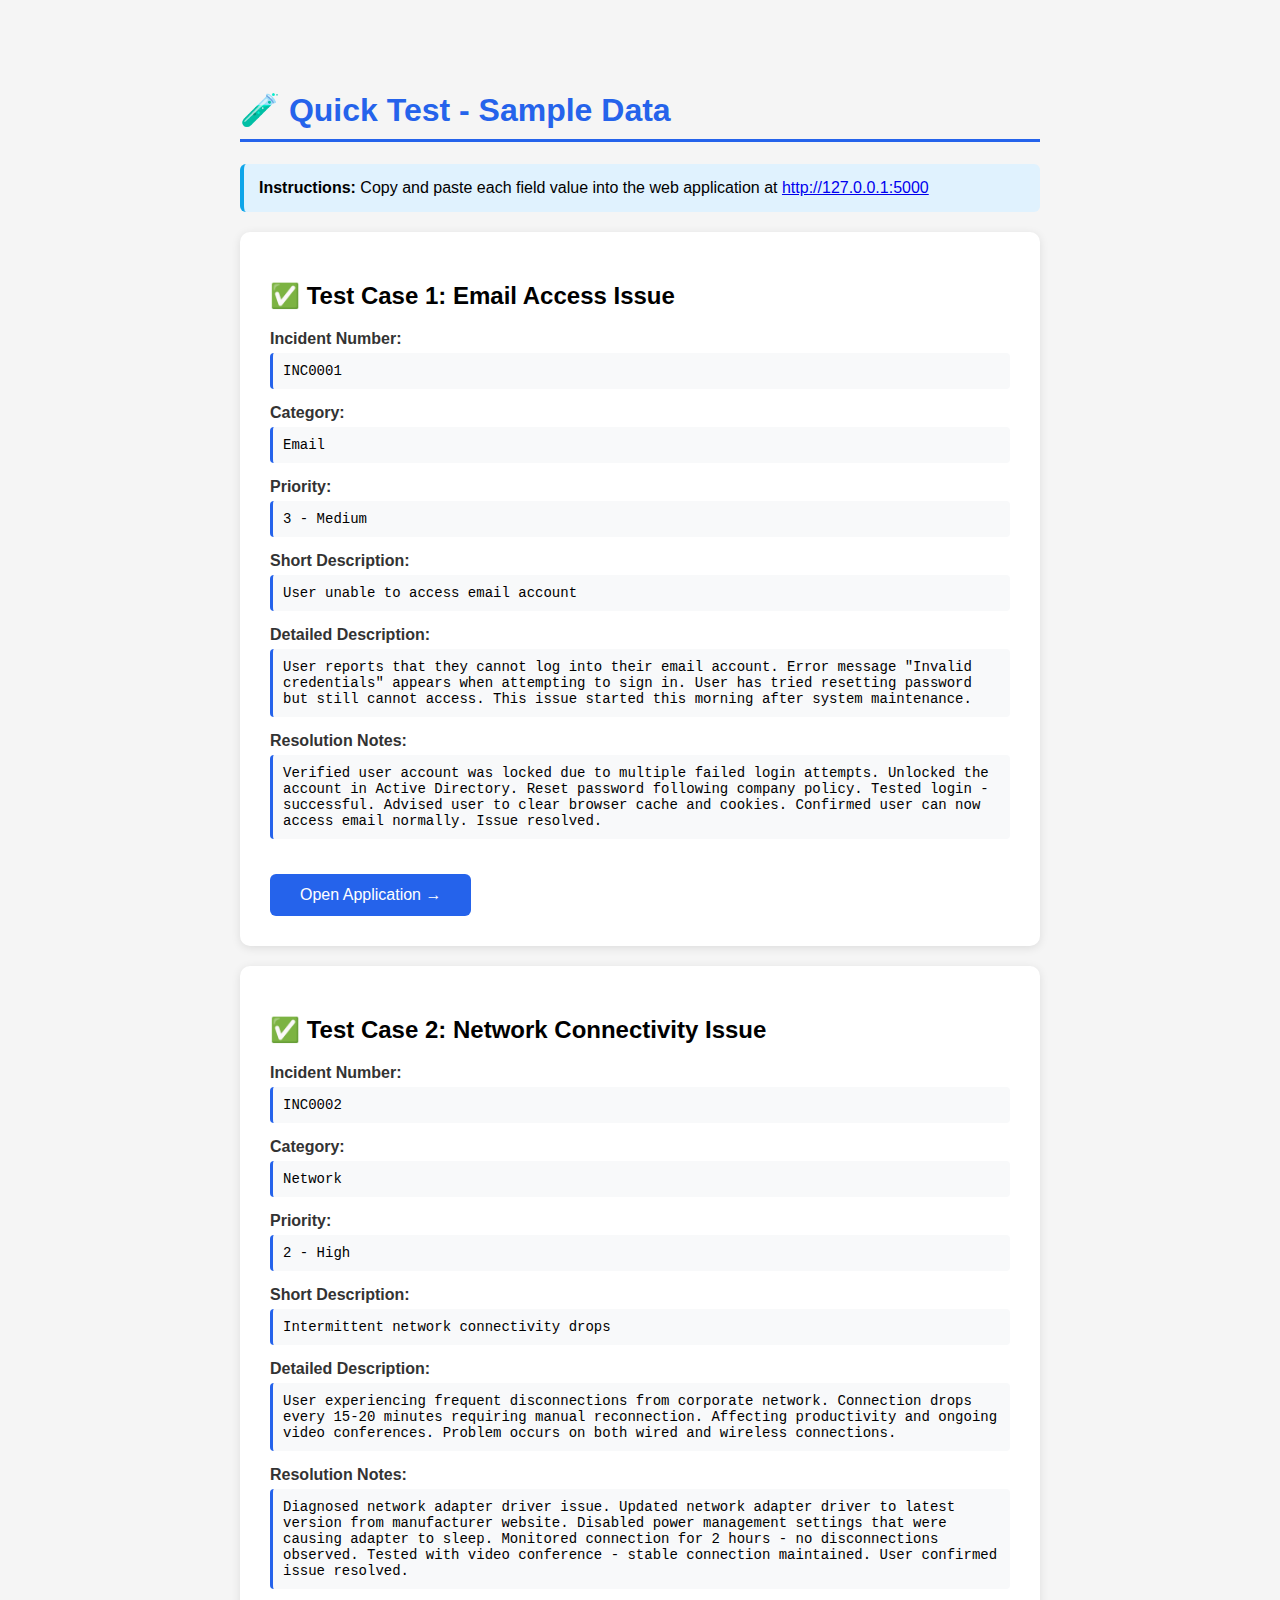
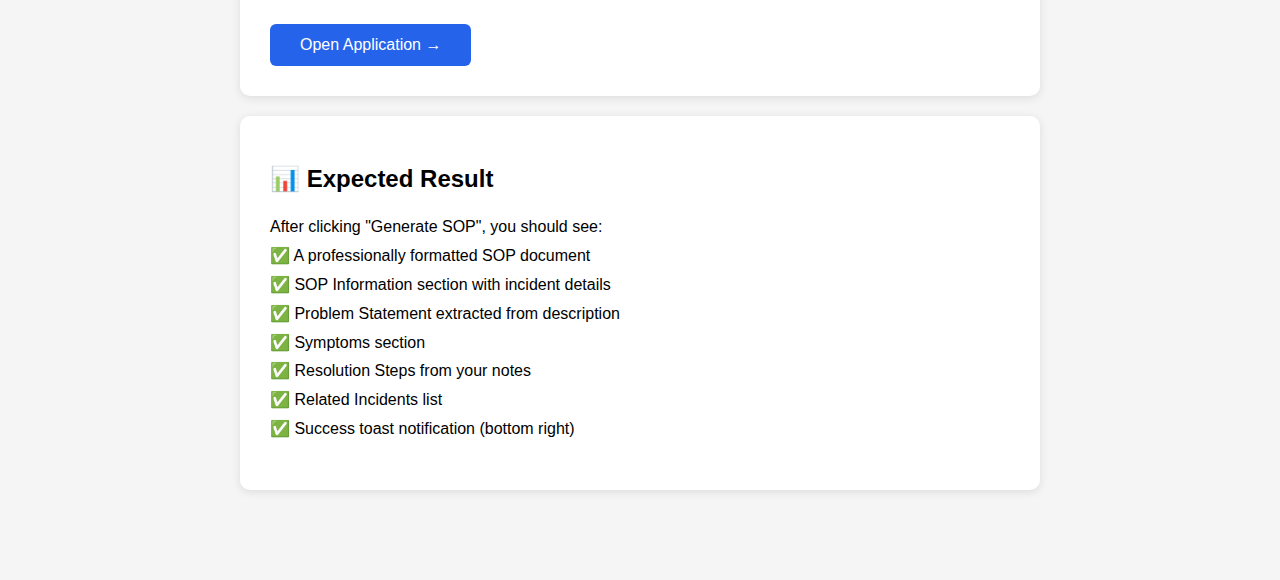
<file: QUICK_TEST.html>
<!DOCTYPE html>
<html lang="en">
<head>
    <meta charset="UTF-8">
    <meta name="viewport" content="width=device-width, initial-scale=1.0">
    <title>Quick Test - SOP Generator</title>
    <style>
        body {
            font-family: Arial, sans-serif;
            max-width: 800px;
            margin: 50px auto;
            padding: 20px;
            background: #f5f5f5;
        }
        .test-card {
            background: white;
            padding: 30px;
            border-radius: 10px;
            box-shadow: 0 2px 10px rgba(0,0,0,0.1);
            margin-bottom: 20px;
        }
        h1 {
            color: #2563eb;
            border-bottom: 3px solid #2563eb;
            padding-bottom: 10px;
        }
        .field {
            margin: 15px 0;
        }
        .field-label {
            font-weight: bold;
            color: #333;
            display: block;
            margin-bottom: 5px;
        }
        .field-value {
            background: #f8f9fa;
            padding: 10px;
            border-left: 3px solid #2563eb;
            border-radius: 4px;
            font-family: 'Courier New', monospace;
            font-size: 14px;
            white-space: pre-wrap;
        }
        .button {
            background: #2563eb;
            color: white;
            padding: 12px 30px;
            border: none;
            border-radius: 6px;
            cursor: pointer;
            font-size: 16px;
            margin-top: 20px;
        }
        .button:hover {
            background: #1e40af;
        }
        .info {
            background: #e0f2fe;
            padding: 15px;
            border-radius: 6px;
            margin: 20px 0;
            border-left: 4px solid #0ea5e9;
        }
    </style>
</head>
<body>
    <h1>🧪 Quick Test - Sample Data</h1>
    
    <div class="info">
        <strong>Instructions:</strong> Copy and paste each field value into the web application at <a href="http://127.0.0.1:5000" target="_blank">http://127.0.0.1:5000</a>
    </div>

    <div class="test-card">
        <h2>✅ Test Case 1: Email Access Issue</h2>
        
        <div class="field">
            <span class="field-label">Incident Number:</span>
            <div class="field-value">INC0001</div>
        </div>

        <div class="field">
            <span class="field-label">Category:</span>
            <div class="field-value">Email</div>
        </div>

        <div class="field">
            <span class="field-label">Priority:</span>
            <div class="field-value">3 - Medium</div>
        </div>

        <div class="field">
            <span class="field-label">Short Description:</span>
            <div class="field-value">User unable to access email account</div>
        </div>

        <div class="field">
            <span class="field-label">Detailed Description:</span>
            <div class="field-value">User reports that they cannot log into their email account. Error message "Invalid credentials" appears when attempting to sign in. User has tried resetting password but still cannot access. This issue started this morning after system maintenance.</div>
        </div>

        <div class="field">
            <span class="field-label">Resolution Notes:</span>
            <div class="field-value">Verified user account was locked due to multiple failed login attempts. Unlocked the account in Active Directory. Reset password following company policy. Tested login - successful. Advised user to clear browser cache and cookies. Confirmed user can now access email normally. Issue resolved.</div>
        </div>

        <button class="button" onclick="window.open('http://127.0.0.1:5000', '_blank')">Open Application →</button>
    </div>

    <div class="test-card">
        <h2>✅ Test Case 2: Network Connectivity Issue</h2>
        
        <div class="field">
            <span class="field-label">Incident Number:</span>
            <div class="field-value">INC0002</div>
        </div>

        <div class="field">
            <span class="field-label">Category:</span>
            <div class="field-value">Network</div>
        </div>

        <div class="field">
            <span class="field-label">Priority:</span>
            <div class="field-value">2 - High</div>
        </div>

        <div class="field">
            <span class="field-label">Short Description:</span>
            <div class="field-value">Intermittent network connectivity drops</div>
        </div>

        <div class="field">
            <span class="field-label">Detailed Description:</span>
            <div class="field-value">User experiencing frequent disconnections from corporate network. Connection drops every 15-20 minutes requiring manual reconnection. Affecting productivity and ongoing video conferences. Problem occurs on both wired and wireless connections.</div>
        </div>

        <div class="field">
            <span class="field-label">Resolution Notes:</span>
            <div class="field-value">Diagnosed network adapter driver issue. Updated network adapter driver to latest version from manufacturer website. Disabled power management settings that were causing adapter to sleep. Monitored connection for 2 hours - no disconnections observed. Tested with video conference - stable connection maintained. User confirmed issue resolved.</div>
        </div>

        <button class="button" onclick="window.open('http://127.0.0.1:5000', '_blank')">Open Application →</button>
    </div>

    <div class="test-card">
        <h2>📊 Expected Result</h2>
        <p style="line-height: 1.8;">
            After clicking "Generate SOP", you should see:<br>
            ✅ A professionally formatted SOP document<br>
            ✅ SOP Information section with incident details<br>
            ✅ Problem Statement extracted from description<br>
            ✅ Symptoms section<br>
            ✅ Resolution Steps from your notes<br>
            ✅ Related Incidents list<br>
            ✅ Success toast notification (bottom right)<br>
        </p>
    </div>

    <script>
        // Add copy functionality
        document.querySelectorAll('.field-value').forEach(el => {
            el.style.cursor = 'pointer';
            el.title = 'Click to copy';
            el.addEventListener('click', function() {
                navigator.clipboard.writeText(this.textContent);
                const original = this.style.background;
                this.style.background = '#d1fae5';
                setTimeout(() => {
                    this.style.background = original;
                }, 300);
            });
        });
    </script>
</body>
</html>
</file>
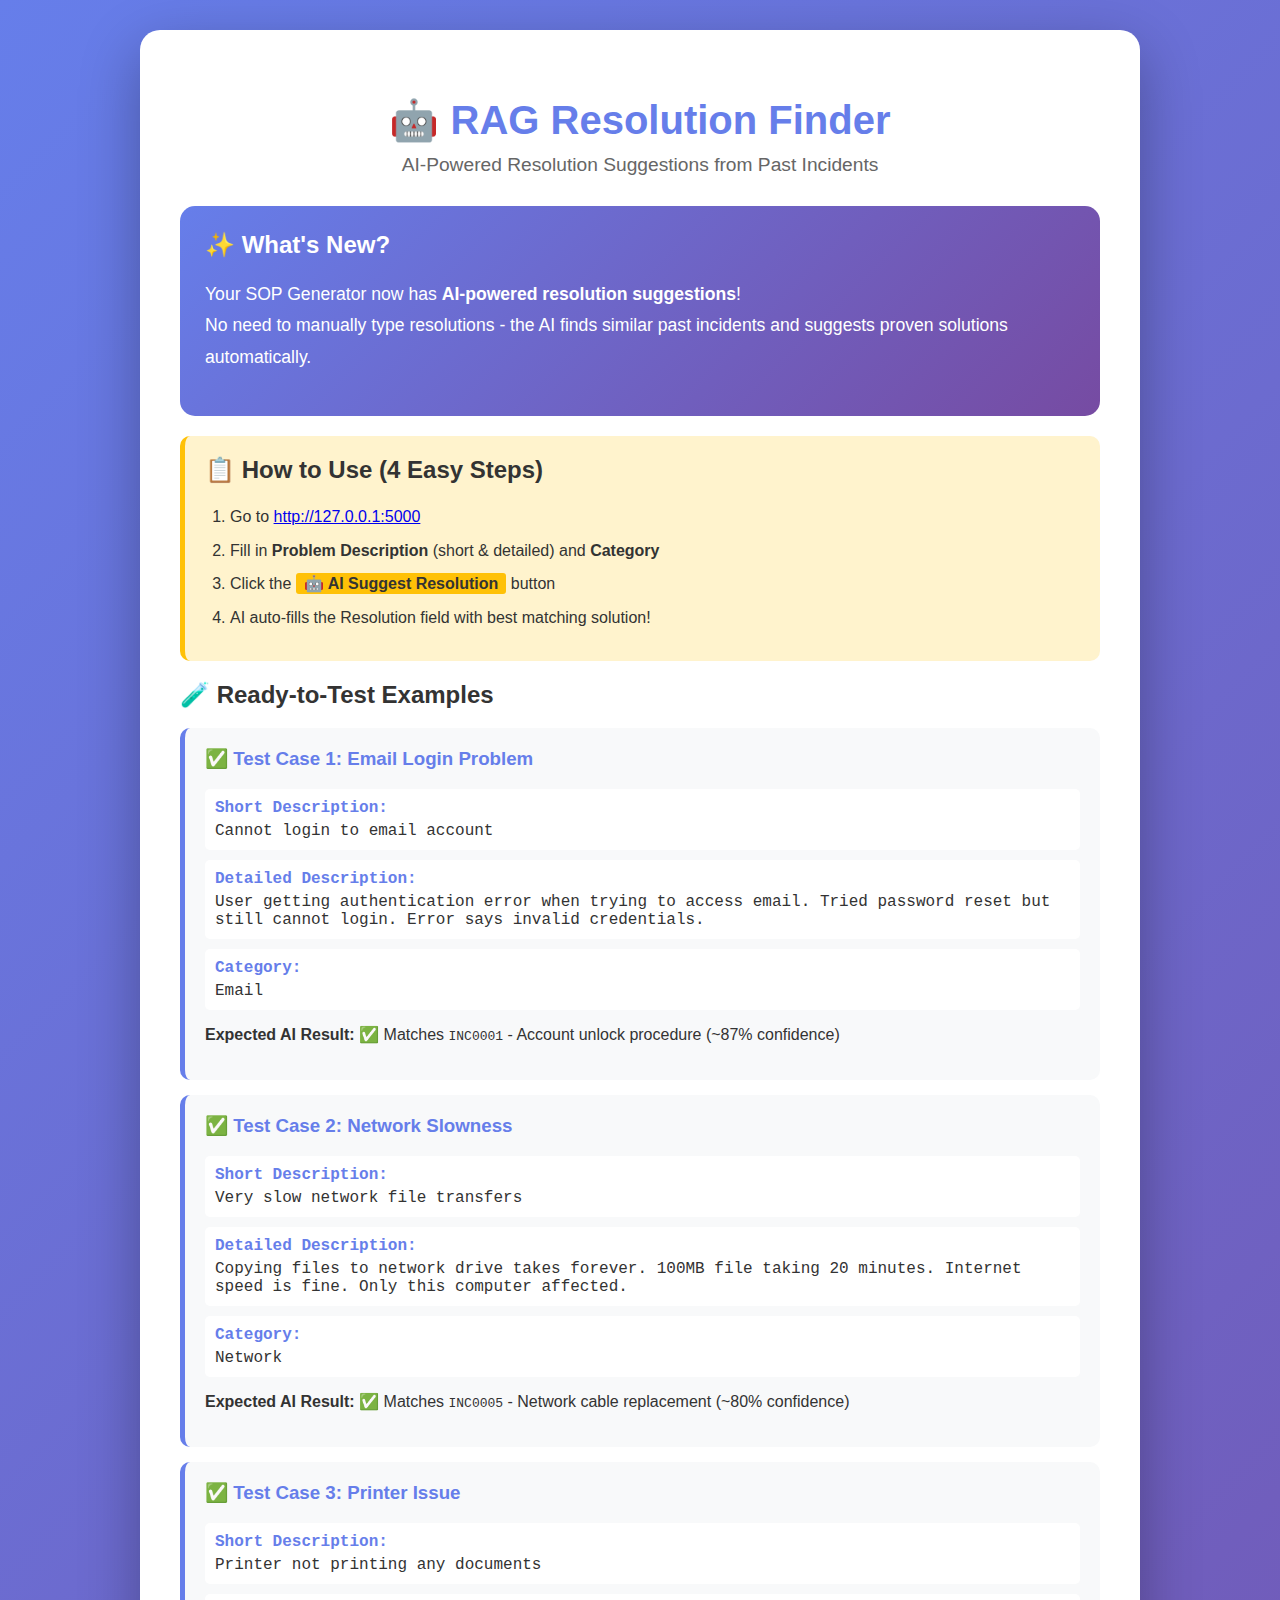
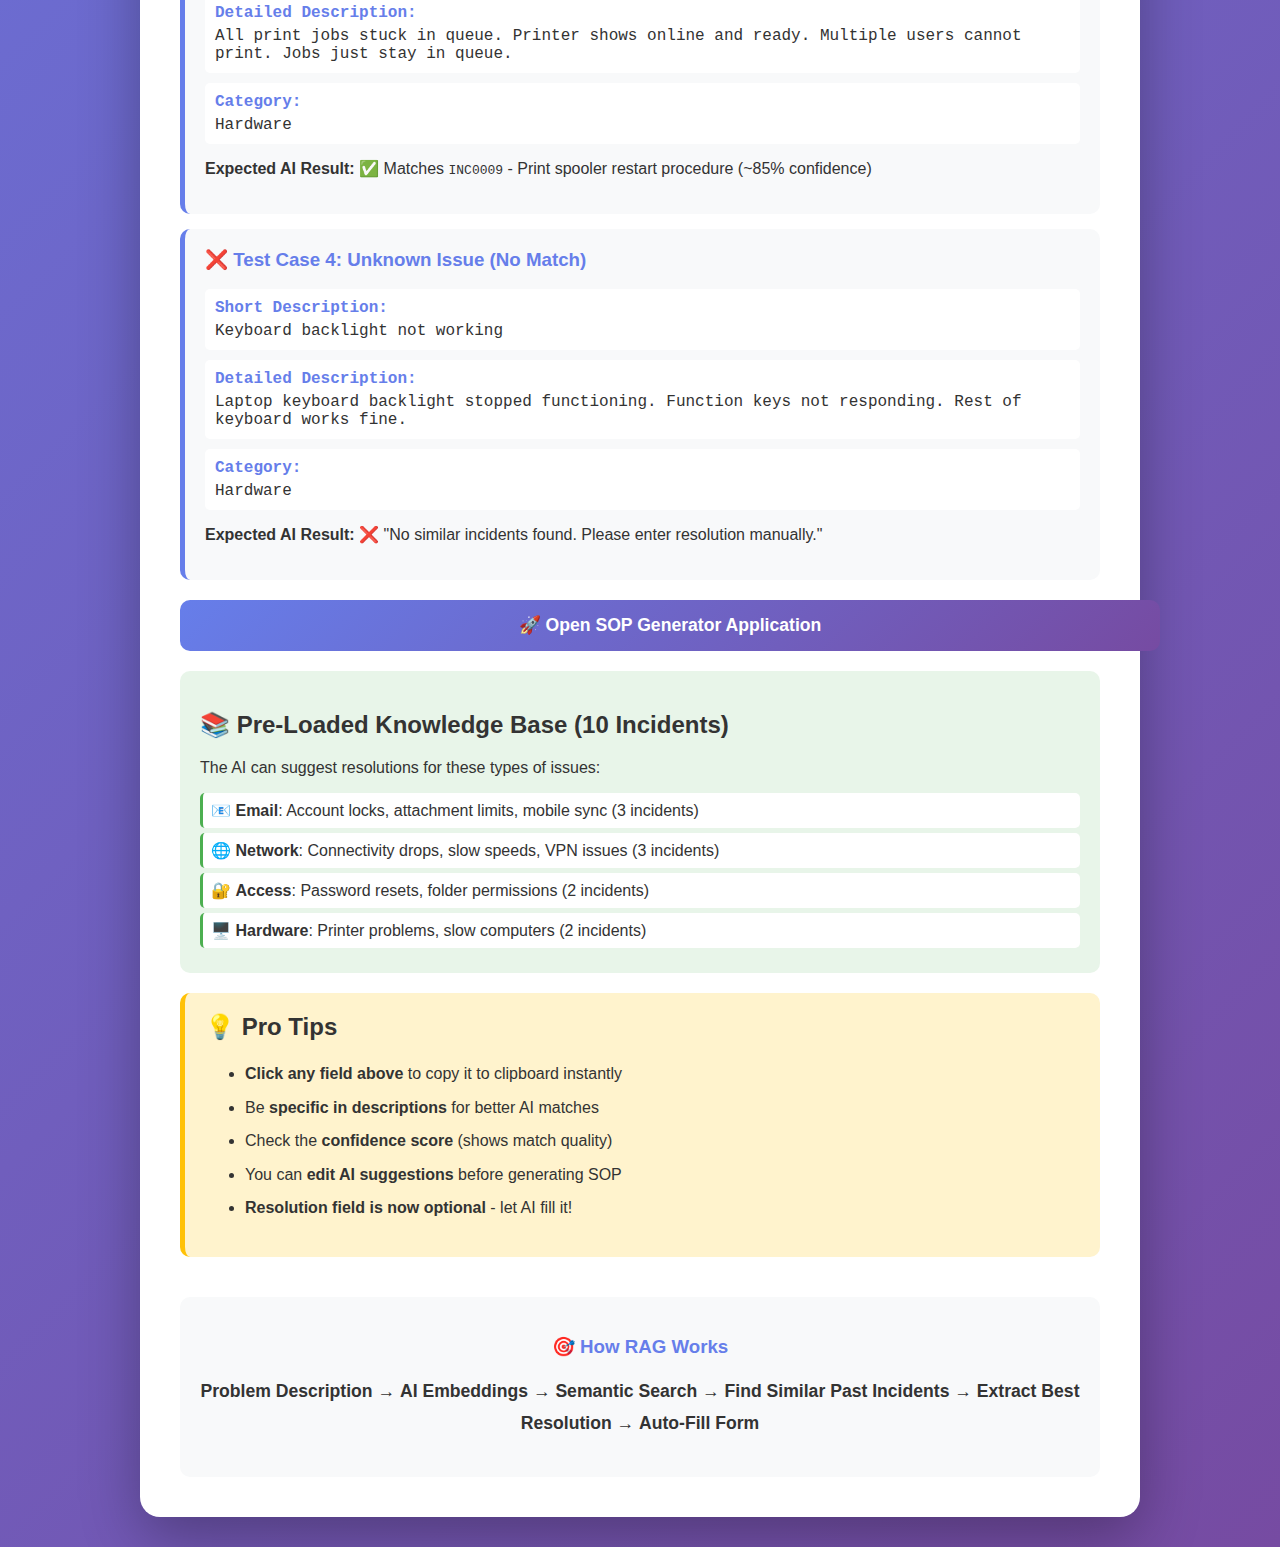
<file: RAG_DEMO.html>
<!DOCTYPE html>
<html lang="en">
<head>
    <meta charset="UTF-8">
    <meta name="viewport" content="width=device-width, initial-scale=1.0">
    <title>🤖 RAG Demo - AI Resolution Finder</title>
    <style>
        body {
            font-family: 'Segoe UI', Tahoma, Geneva, Verdana, sans-serif;
            max-width: 1000px;
            margin: 0 auto;
            padding: 30px;
            background: linear-gradient(135deg, #667eea 0%, #764ba2 100%);
            color: #333;
        }
        .container {
            background: white;
            border-radius: 20px;
            padding: 40px;
            box-shadow: 0 20px 60px rgba(0,0,0,0.3);
        }
        h1 {
            color: #667eea;
            text-align: center;
            font-size: 2.5rem;
            margin-bottom: 10px;
        }
        .subtitle {
            text-align: center;
            color: #666;
            font-size: 1.2rem;
            margin-bottom: 30px;
        }
        .feature-box {
            background: linear-gradient(135deg, #667eea 0%, #764ba2 100%);
            color: white;
            padding: 25px;
            border-radius: 15px;
            margin: 20px 0;
        }
        .test-case {
            background: #f8f9fa;
            padding: 20px;
            border-radius: 10px;
            margin: 15px 0;
            border-left: 5px solid #667eea;
        }
        .test-case h3 {
            color: #667eea;
            margin-top: 0;
        }
        .field {
            margin: 10px 0;
            padding: 10px;
            background: white;
            border-radius: 5px;
            font-family: 'Courier New', monospace;
            cursor: pointer;
            transition: all 0.2s;
        }
        .field:hover {
            background: #e3f2fd;
            transform: translateX(5px);
        }
        .field-label {
            font-weight: bold;
            color: #667eea;
            display: block;
            margin-bottom: 5px;
        }
        .btn {
            background: linear-gradient(135deg, #667eea 0%, #764ba2 100%);
            color: white;
            padding: 15px 30px;
            border: none;
            border-radius: 10px;
            font-size: 1.1rem;
            cursor: pointer;
            display: block;
            width: 100%;
            margin: 20px 0;
            text-decoration: none;
            text-align: center;
            font-weight: bold;
            transition: transform 0.2s;
        }
        .btn:hover {
            transform: translateY(-2px);
            box-shadow: 0 10px 20px rgba(102, 126, 234, 0.4);
        }
        .steps {
            background: #fff3cd;
            padding: 20px;
            border-radius: 10px;
            margin: 20px 0;
            border-left: 5px solid #ffc107;
        }
        .steps ol {
            margin: 10px 0;
            padding-left: 25px;
        }
        .steps li {
            margin: 8px 0;
            line-height: 1.6;
        }
        .highlight {
            background: #ffc107;
            padding: 2px 8px;
            border-radius: 3px;
            font-weight: bold;
        }
        .kb-list {
            background: #e8f5e9;
            padding: 20px;
            border-radius: 10px;
            margin: 20px 0;
        }
        .kb-item {
            padding: 8px;
            margin: 5px 0;
            background: white;
            border-radius: 5px;
            border-left: 3px solid #4caf50;
        }
    </style>
</head>
<body>
    <div class="container">
        <h1>🤖 RAG Resolution Finder</h1>
        <div class="subtitle">AI-Powered Resolution Suggestions from Past Incidents</div>

        <div class="feature-box">
            <h2 style="margin-top: 0;">✨ What's New?</h2>
            <p style="font-size: 1.1rem; line-height: 1.8;">
                Your SOP Generator now has <strong>AI-powered resolution suggestions</strong>!<br>
                No need to manually type resolutions - the AI finds similar past incidents and suggests proven solutions automatically.
            </p>
        </div>

        <div class="steps">
            <h2 style="margin-top: 0;">📋 How to Use (4 Easy Steps)</h2>
            <ol>
                <li>Go to <a href="http://127.0.0.1:5000" target="_blank">http://127.0.0.1:5000</a></li>
                <li>Fill in <strong>Problem Description</strong> (short & detailed) and <strong>Category</strong></li>
                <li>Click the <span class="highlight">🤖 AI Suggest Resolution</span> button</li>
                <li>AI auto-fills the Resolution field with best matching solution!</li>
            </ol>
        </div>

        <h2>🧪 Ready-to-Test Examples</h2>

        <div class="test-case">
            <h3>✅ Test Case 1: Email Login Problem</h3>
            <div class="field" onclick="copyText(this)">
                <span class="field-label">Short Description:</span>
                Cannot login to email account
            </div>
            <div class="field" onclick="copyText(this)">
                <span class="field-label">Detailed Description:</span>
                User getting authentication error when trying to access email. Tried password reset but still cannot login. Error says invalid credentials.
            </div>
            <div class="field" onclick="copyText(this)">
                <span class="field-label">Category:</span>
                Email
            </div>
            <p style="margin-top: 15px;"><strong>Expected AI Result:</strong> ✅ Matches <code>INC0001</code> - Account unlock procedure (~87% confidence)</p>
        </div>

        <div class="test-case">
            <h3>✅ Test Case 2: Network Slowness</h3>
            <div class="field" onclick="copyText(this)">
                <span class="field-label">Short Description:</span>
                Very slow network file transfers
            </div>
            <div class="field" onclick="copyText(this)">
                <span class="field-label">Detailed Description:</span>
                Copying files to network drive takes forever. 100MB file taking 20 minutes. Internet speed is fine. Only this computer affected.
            </div>
            <div class="field" onclick="copyText(this)">
                <span class="field-label">Category:</span>
                Network
            </div>
            <p style="margin-top: 15px;"><strong>Expected AI Result:</strong> ✅ Matches <code>INC0005</code> - Network cable replacement (~80% confidence)</p>
        </div>

        <div class="test-case">
            <h3>✅ Test Case 3: Printer Issue</h3>
            <div class="field" onclick="copyText(this)">
                <span class="field-label">Short Description:</span>
                Printer not printing any documents
            </div>
            <div class="field" onclick="copyText(this)">
                <span class="field-label">Detailed Description:</span>
                All print jobs stuck in queue. Printer shows online and ready. Multiple users cannot print. Jobs just stay in queue.
            </div>
            <div class="field" onclick="copyText(this)">
                <span class="field-label">Category:</span>
                Hardware
            </div>
            <p style="margin-top: 15px;"><strong>Expected AI Result:</strong> ✅ Matches <code>INC0009</code> - Print spooler restart procedure (~85% confidence)</p>
        </div>

        <div class="test-case">
            <h3>❌ Test Case 4: Unknown Issue (No Match)</h3>
            <div class="field" onclick="copyText(this)">
                <span class="field-label">Short Description:</span>
                Keyboard backlight not working
            </div>
            <div class="field" onclick="copyText(this)">
                <span class="field-label">Detailed Description:</span>
                Laptop keyboard backlight stopped functioning. Function keys not responding. Rest of keyboard works fine.
            </div>
            <div class="field" onclick="copyText(this)">
                <span class="field-label">Category:</span>
                Hardware
            </div>
            <p style="margin-top: 15px;"><strong>Expected AI Result:</strong> ❌ "No similar incidents found. Please enter resolution manually."</p>
        </div>

        <a href="http://127.0.0.1:5000" target="_blank" class="btn">
            🚀 Open SOP Generator Application
        </a>

        <div class="kb-list">
            <h2>📚 Pre-Loaded Knowledge Base (10 Incidents)</h2>
            <p>The AI can suggest resolutions for these types of issues:</p>
            <div class="kb-item">📧 <strong>Email</strong>: Account locks, attachment limits, mobile sync (3 incidents)</div>
            <div class="kb-item">🌐 <strong>Network</strong>: Connectivity drops, slow speeds, VPN issues (3 incidents)</div>
            <div class="kb-item">🔐 <strong>Access</strong>: Password resets, folder permissions (2 incidents)</div>
            <div class="kb-item">🖥️ <strong>Hardware</strong>: Printer problems, slow computers (2 incidents)</div>
        </div>

        <div class="steps">
            <h2 style="margin-top: 0;">💡 Pro Tips</h2>
            <ul style="line-height: 1.8;">
                <li><strong>Click any field above</strong> to copy it to clipboard instantly</li>
                <li>Be <strong>specific in descriptions</strong> for better AI matches</li>
                <li>Check the <strong>confidence score</strong> (shows match quality)</li>
                <li>You can <strong>edit AI suggestions</strong> before generating SOP</li>
                <li><strong>Resolution field is now optional</strong> - let AI fill it!</li>
            </ul>
        </div>

        <div style="text-align: center; margin-top: 40px; padding: 20px; background: #f8f9fa; border-radius: 10px;">
            <h3 style="color: #667eea;">🎯 How RAG Works</h3>
            <p style="font-size: 1.1rem; line-height: 1.8;">
                <strong>Problem Description</strong> → 
                <strong>AI Embeddings</strong> → 
                <strong>Semantic Search</strong> → 
                <strong>Find Similar Past Incidents</strong> → 
                <strong>Extract Best Resolution</strong> → 
                <strong>Auto-Fill Form</strong>
            </p>
        </div>
    </div>

    <script>
        function copyText(element) {
            const text = element.textContent.split(':')[1].trim();
            navigator.clipboard.writeText(text).then(() => {
                const original = element.style.background;
                element.style.background = '#d4edda';
                element.innerHTML = element.innerHTML + ' <span style="color: #28a745;">✓ Copied!</span>';
                setTimeout(() => {
                    element.style.background = original;
                    element.innerHTML = element.innerHTML.replace(' <span style="color: #28a745;">✓ Copied!</span>', '');
                }, 1000);
            });
        }

        // Auto-show toast
        window.addEventListener('load', () => {
            if (window.location.search.includes('demo=true')) {
                alert('🎉 RAG Resolution Finder is now active!\n\nTry clicking "AI Suggest Resolution" after entering a problem description.');
            }
        });
    </script>
</body>
</html>
</file>
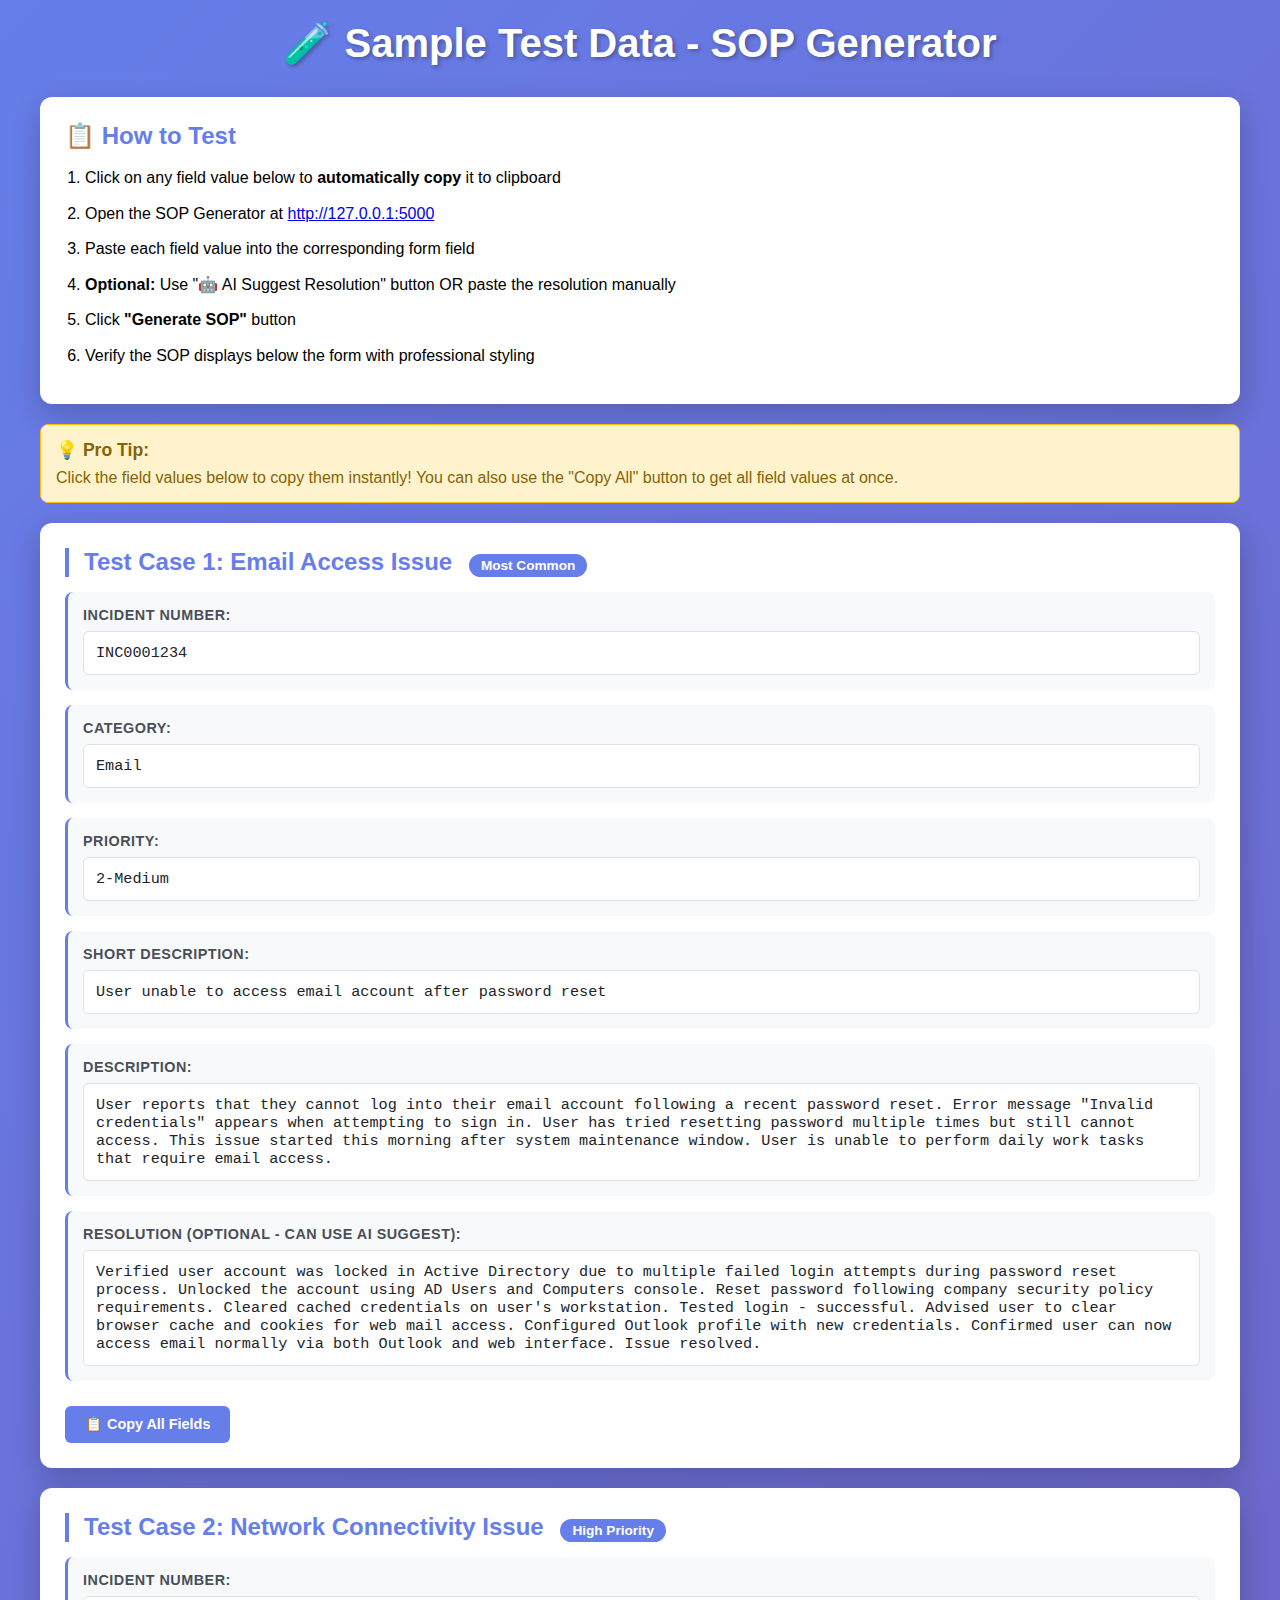
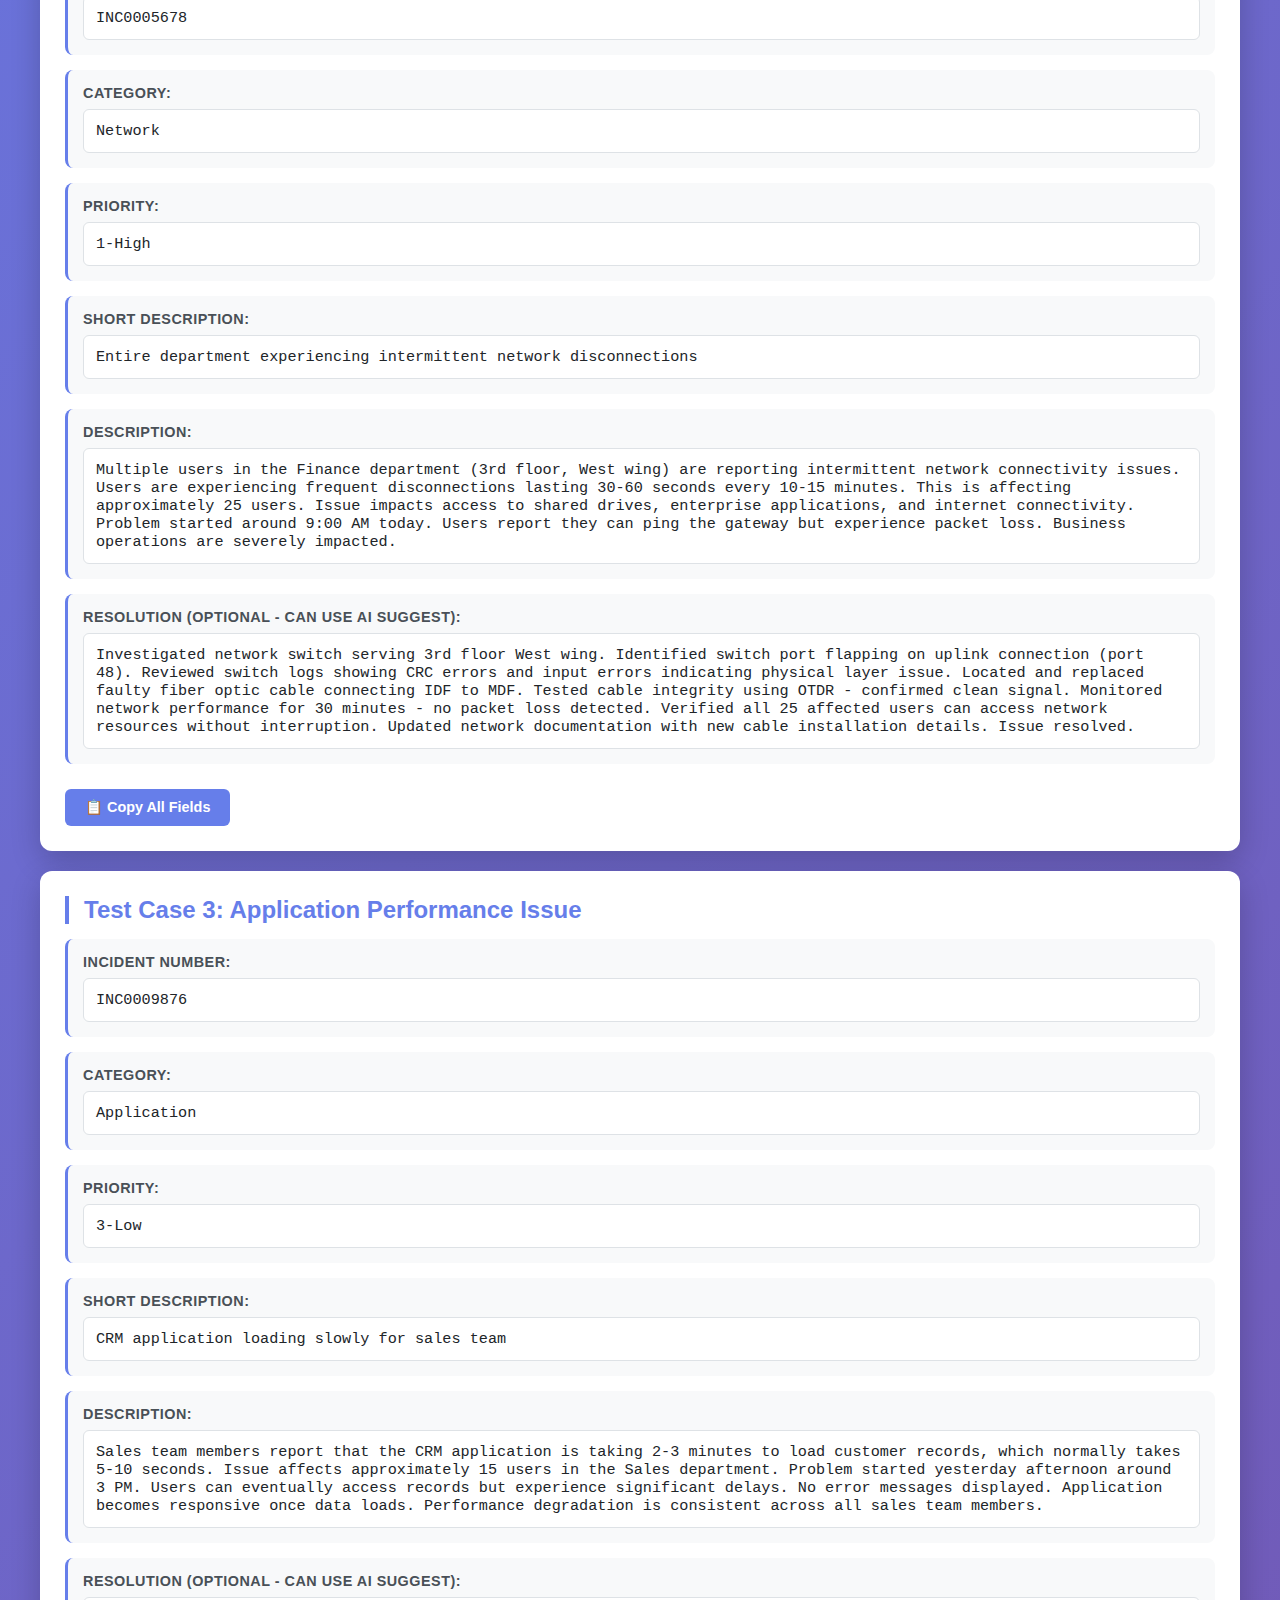
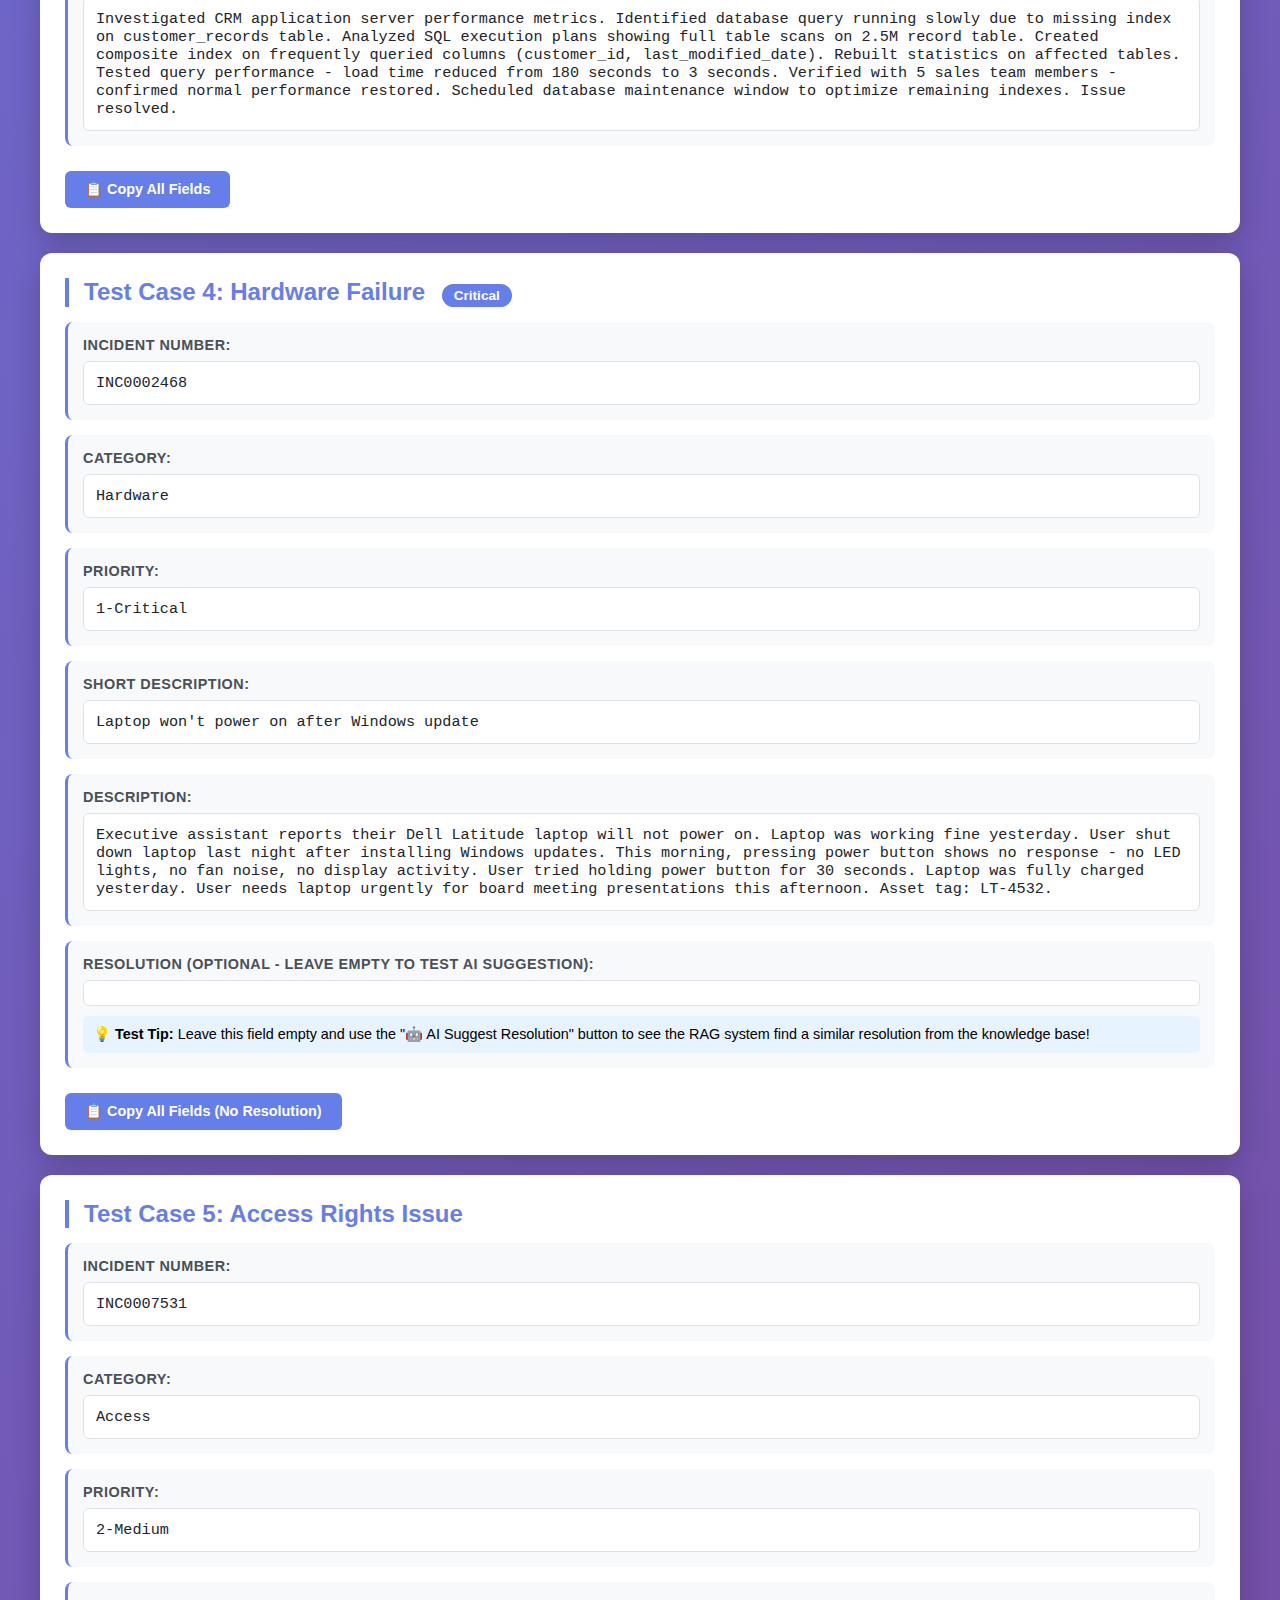
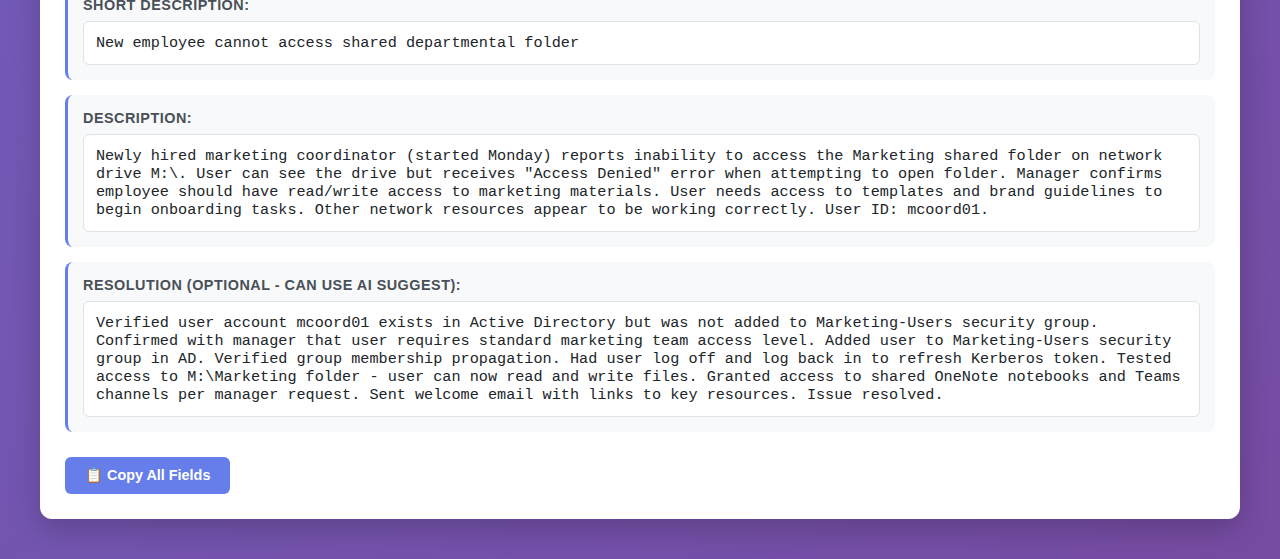
<file: SAMPLE_DATA_TEST.html>
<!DOCTYPE html>
<html lang="en">
<head>
    <meta charset="UTF-8">
    <meta name="viewport" content="width=device-width, initial-scale=1.0">
    <title>Sample Test Data - SOP Generator</title>
    <style>
        * {
            margin: 0;
            padding: 0;
            box-sizing: border-box;
        }
        body {
            font-family: 'Segoe UI', Tahoma, Geneva, Verdana, sans-serif;
            background: linear-gradient(135deg, #667eea 0%, #764ba2 100%);
            padding: 20px;
            min-height: 100vh;
        }
        .container {
            max-width: 1200px;
            margin: 0 auto;
        }
        h1 {
            color: white;
            text-align: center;
            margin-bottom: 30px;
            font-size: 2.5rem;
            text-shadow: 2px 2px 4px rgba(0,0,0,0.3);
        }
        .test-card {
            background: white;
            border-radius: 12px;
            padding: 25px;
            margin-bottom: 20px;
            box-shadow: 0 10px 30px rgba(0,0,0,0.2);
            transition: transform 0.3s ease;
        }
        .test-card:hover {
            transform: translateY(-5px);
        }
        .test-card h2 {
            color: #667eea;
            margin-bottom: 15px;
            font-size: 1.5rem;
            border-left: 4px solid #667eea;
            padding-left: 15px;
        }
        .field-group {
            background: #f8f9fa;
            padding: 15px;
            border-radius: 8px;
            margin-bottom: 15px;
            border-left: 3px solid #667eea;
        }
        .field-label {
            font-weight: 600;
            color: #495057;
            margin-bottom: 8px;
            font-size: 0.9rem;
            text-transform: uppercase;
            letter-spacing: 0.5px;
        }
        .field-value {
            background: white;
            padding: 12px;
            border-radius: 6px;
            border: 1px solid #dee2e6;
            font-family: 'Courier New', monospace;
            font-size: 0.95rem;
            color: #212529;
            cursor: pointer;
            position: relative;
            white-space: pre-wrap;
            word-wrap: break-word;
        }
        .field-value:hover {
            background: #e7f3ff;
            border-color: #667eea;
        }
        .copy-btn {
            background: #667eea;
            color: white;
            border: none;
            padding: 10px 20px;
            border-radius: 6px;
            cursor: pointer;
            font-size: 0.9rem;
            font-weight: 600;
            transition: all 0.3s ease;
            margin-top: 10px;
        }
        .copy-btn:hover {
            background: #5568d3;
            transform: scale(1.05);
        }
        .copy-btn:active {
            transform: scale(0.95);
        }
        .note {
            background: #fff3cd;
            border: 1px solid #ffc107;
            border-radius: 8px;
            padding: 15px;
            margin-bottom: 20px;
            color: #856404;
        }
        .note strong {
            display: block;
            margin-bottom: 8px;
            font-size: 1.1rem;
        }
        .toast {
            position: fixed;
            top: 20px;
            right: 20px;
            background: #28a745;
            color: white;
            padding: 15px 25px;
            border-radius: 8px;
            box-shadow: 0 4px 12px rgba(0,0,0,0.3);
            opacity: 0;
            transition: opacity 0.3s ease;
            z-index: 1000;
        }
        .toast.show {
            opacity: 1;
        }
        .instructions {
            background: white;
            border-radius: 12px;
            padding: 25px;
            margin-bottom: 20px;
            box-shadow: 0 10px 30px rgba(0,0,0,0.2);
        }
        .instructions h2 {
            color: #667eea;
            margin-bottom: 15px;
        }
        .instructions ol {
            margin-left: 20px;
        }
        .instructions li {
            margin-bottom: 10px;
            line-height: 1.6;
        }
        .badge {
            display: inline-block;
            background: #667eea;
            color: white;
            padding: 4px 12px;
            border-radius: 20px;
            font-size: 0.85rem;
            font-weight: 600;
            margin-left: 10px;
        }
    </style>
</head>
<body>
    <div class="container">
        <h1>🧪 Sample Test Data - SOP Generator</h1>
        
        <div class="instructions">
            <h2>📋 How to Test</h2>
            <ol>
                <li>Click on any field value below to <strong>automatically copy</strong> it to clipboard</li>
                <li>Open the SOP Generator at <a href="http://127.0.0.1:5000" target="_blank">http://127.0.0.1:5000</a></li>
                <li>Paste each field value into the corresponding form field</li>
                <li><strong>Optional:</strong> Use "🤖 AI Suggest Resolution" button OR paste the resolution manually</li>
                <li>Click <strong>"Generate SOP"</strong> button</li>
                <li>Verify the SOP displays below the form with professional styling</li>
            </ol>
        </div>

        <div class="note">
            <strong>💡 Pro Tip:</strong>
            Click the field values below to copy them instantly! You can also use the "Copy All" button to get all field values at once.
        </div>

        <!-- Test Case 1: Email Issue -->
        <div class="test-card">
            <h2>Test Case 1: Email Access Issue <span class="badge">Most Common</span></h2>
            
            <div class="field-group">
                <div class="field-label">Incident Number:</div>
                <div class="field-value" onclick="copyToClipboard(this)">INC0001234</div>
            </div>

            <div class="field-group">
                <div class="field-label">Category:</div>
                <div class="field-value" onclick="copyToClipboard(this)">Email</div>
            </div>

            <div class="field-group">
                <div class="field-label">Priority:</div>
                <div class="field-value" onclick="copyToClipboard(this)">2-Medium</div>
            </div>

            <div class="field-group">
                <div class="field-label">Short Description:</div>
                <div class="field-value" onclick="copyToClipboard(this)">User unable to access email account after password reset</div>
            </div>

            <div class="field-group">
                <div class="field-label">Description:</div>
                <div class="field-value" onclick="copyToClipboard(this)">User reports that they cannot log into their email account following a recent password reset. Error message "Invalid credentials" appears when attempting to sign in. User has tried resetting password multiple times but still cannot access. This issue started this morning after system maintenance window. User is unable to perform daily work tasks that require email access.</div>
            </div>

            <div class="field-group">
                <div class="field-label">Resolution (Optional - Can use AI Suggest):</div>
                <div class="field-value" onclick="copyToClipboard(this)">Verified user account was locked in Active Directory due to multiple failed login attempts during password reset process. Unlocked the account using AD Users and Computers console. Reset password following company security policy requirements. Cleared cached credentials on user's workstation. Tested login - successful. Advised user to clear browser cache and cookies for web mail access. Configured Outlook profile with new credentials. Confirmed user can now access email normally via both Outlook and web interface. Issue resolved.</div>
            </div>

            <button class="copy-btn" onclick="copyAllFields(1)">📋 Copy All Fields</button>
        </div>

        <!-- Test Case 2: Network Issue -->
        <div class="test-card">
            <h2>Test Case 2: Network Connectivity Issue <span class="badge">High Priority</span></h2>
            
            <div class="field-group">
                <div class="field-label">Incident Number:</div>
                <div class="field-value" onclick="copyToClipboard(this)">INC0005678</div>
            </div>

            <div class="field-group">
                <div class="field-label">Category:</div>
                <div class="field-value" onclick="copyToClipboard(this)">Network</div>
            </div>

            <div class="field-group">
                <div class="field-label">Priority:</div>
                <div class="field-value" onclick="copyToClipboard(this)">1-High</div>
            </div>

            <div class="field-group">
                <div class="field-label">Short Description:</div>
                <div class="field-value" onclick="copyToClipboard(this)">Entire department experiencing intermittent network disconnections</div>
            </div>

            <div class="field-group">
                <div class="field-label">Description:</div>
                <div class="field-value" onclick="copyToClipboard(this)">Multiple users in the Finance department (3rd floor, West wing) are reporting intermittent network connectivity issues. Users are experiencing frequent disconnections lasting 30-60 seconds every 10-15 minutes. This is affecting approximately 25 users. Issue impacts access to shared drives, enterprise applications, and internet connectivity. Problem started around 9:00 AM today. Users report they can ping the gateway but experience packet loss. Business operations are severely impacted.</div>
            </div>

            <div class="field-group">
                <div class="field-label">Resolution (Optional - Can use AI Suggest):</div>
                <div class="field-value" onclick="copyToClipboard(this)">Investigated network switch serving 3rd floor West wing. Identified switch port flapping on uplink connection (port 48). Reviewed switch logs showing CRC errors and input errors indicating physical layer issue. Located and replaced faulty fiber optic cable connecting IDF to MDF. Tested cable integrity using OTDR - confirmed clean signal. Monitored network performance for 30 minutes - no packet loss detected. Verified all 25 affected users can access network resources without interruption. Updated network documentation with new cable installation details. Issue resolved.</div>
            </div>

            <button class="copy-btn" onclick="copyAllFields(2)">📋 Copy All Fields</button>
        </div>

        <!-- Test Case 3: Application Issue -->
        <div class="test-card">
            <h2>Test Case 3: Application Performance Issue</h2>
            
            <div class="field-group">
                <div class="field-label">Incident Number:</div>
                <div class="field-value" onclick="copyToClipboard(this)">INC0009876</div>
            </div>

            <div class="field-group">
                <div class="field-label">Category:</div>
                <div class="field-value" onclick="copyToClipboard(this)">Application</div>
            </div>

            <div class="field-group">
                <div class="field-label">Priority:</div>
                <div class="field-value" onclick="copyToClipboard(this)">3-Low</div>
            </div>

            <div class="field-group">
                <div class="field-label">Short Description:</div>
                <div class="field-value" onclick="copyToClipboard(this)">CRM application loading slowly for sales team</div>
            </div>

            <div class="field-group">
                <div class="field-label">Description:</div>
                <div class="field-value" onclick="copyToClipboard(this)">Sales team members report that the CRM application is taking 2-3 minutes to load customer records, which normally takes 5-10 seconds. Issue affects approximately 15 users in the Sales department. Problem started yesterday afternoon around 3 PM. Users can eventually access records but experience significant delays. No error messages displayed. Application becomes responsive once data loads. Performance degradation is consistent across all sales team members.</div>
            </div>

            <div class="field-group">
                <div class="field-label">Resolution (Optional - Can use AI Suggest):</div>
                <div class="field-value" onclick="copyToClipboard(this)">Investigated CRM application server performance metrics. Identified database query running slowly due to missing index on customer_records table. Analyzed SQL execution plans showing full table scans on 2.5M record table. Created composite index on frequently queried columns (customer_id, last_modified_date). Rebuilt statistics on affected tables. Tested query performance - load time reduced from 180 seconds to 3 seconds. Verified with 5 sales team members - confirmed normal performance restored. Scheduled database maintenance window to optimize remaining indexes. Issue resolved.</div>
            </div>

            <button class="copy-btn" onclick="copyAllFields(3)">📋 Copy All Fields</button>
        </div>

        <!-- Test Case 4: Hardware Issue -->
        <div class="test-card">
            <h2>Test Case 4: Hardware Failure <span class="badge">Critical</span></h2>
            
            <div class="field-group">
                <div class="field-label">Incident Number:</div>
                <div class="field-value" onclick="copyToClipboard(this)">INC0002468</div>
            </div>

            <div class="field-group">
                <div class="field-label">Category:</div>
                <div class="field-value" onclick="copyToClipboard(this)">Hardware</div>
            </div>

            <div class="field-group">
                <div class="field-label">Priority:</div>
                <div class="field-value" onclick="copyToClipboard(this)">1-Critical</div>
            </div>

            <div class="field-group">
                <div class="field-label">Short Description:</div>
                <div class="field-value" onclick="copyToClipboard(this)">Laptop won't power on after Windows update</div>
            </div>

            <div class="field-group">
                <div class="field-label">Description:</div>
                <div class="field-value" onclick="copyToClipboard(this)">Executive assistant reports their Dell Latitude laptop will not power on. Laptop was working fine yesterday. User shut down laptop last night after installing Windows updates. This morning, pressing power button shows no response - no LED lights, no fan noise, no display activity. User tried holding power button for 30 seconds. Laptop was fully charged yesterday. User needs laptop urgently for board meeting presentations this afternoon. Asset tag: LT-4532.</div>
            </div>

            <div class="field-group">
                <div class="field-label">Resolution (Optional - Leave Empty to Test AI Suggestion):</div>
                <div class="field-value" onclick="copyToClipboard(this)"></div>
                <div style="margin-top: 10px; padding: 10px; background: #e7f3ff; border-radius: 6px; font-size: 0.9rem;">
                    <strong>💡 Test Tip:</strong> Leave this field empty and use the "🤖 AI Suggest Resolution" button to see the RAG system find a similar resolution from the knowledge base!
                </div>
            </div>

            <button class="copy-btn" onclick="copyAllFields(4)">📋 Copy All Fields (No Resolution)</button>
        </div>

        <!-- Test Case 5: Access Request -->
        <div class="test-card">
            <h2>Test Case 5: Access Rights Issue</h2>
            
            <div class="field-group">
                <div class="field-label">Incident Number:</div>
                <div class="field-value" onclick="copyToClipboard(this)">INC0007531</div>
            </div>

            <div class="field-group">
                <div class="field-label">Category:</div>
                <div class="field-value" onclick="copyToClipboard(this)">Access</div>
            </div>

            <div class="field-group">
                <div class="field-label">Priority:</div>
                <div class="field-value" onclick="copyToClipboard(this)">2-Medium</div>
            </div>

            <div class="field-group">
                <div class="field-label">Short Description:</div>
                <div class="field-value" onclick="copyToClipboard(this)">New employee cannot access shared departmental folder</div>
            </div>

            <div class="field-group">
                <div class="field-label">Description:</div>
                <div class="field-value" onclick="copyToClipboard(this)">Newly hired marketing coordinator (started Monday) reports inability to access the Marketing shared folder on network drive M:\. User can see the drive but receives "Access Denied" error when attempting to open folder. Manager confirms employee should have read/write access to marketing materials. User needs access to templates and brand guidelines to begin onboarding tasks. Other network resources appear to be working correctly. User ID: mcoord01.</div>
            </div>

            <div class="field-group">
                <div class="field-label">Resolution (Optional - Can use AI Suggest):</div>
                <div class="field-value" onclick="copyToClipboard(this)">Verified user account mcoord01 exists in Active Directory but was not added to Marketing-Users security group. Confirmed with manager that user requires standard marketing team access level. Added user to Marketing-Users security group in AD. Verified group membership propagation. Had user log off and log back in to refresh Kerberos token. Tested access to M:\Marketing folder - user can now read and write files. Granted access to shared OneNote notebooks and Teams channels per manager request. Sent welcome email with links to key resources. Issue resolved.</div>
            </div>

            <button class="copy-btn" onclick="copyAllFields(5)">📋 Copy All Fields</button>
        </div>
    </div>

    <div id="toast" class="toast"></div>

    <script>
        function copyToClipboard(element) {
            const text = element.textContent;
            navigator.clipboard.writeText(text).then(() => {
                showToast('Copied to clipboard! ✓');
            }).catch(err => {
                showToast('Failed to copy', true);
                console.error('Copy failed:', err);
            });
        }

        function copyAllFields(testCase) {
            let allText = '';
            const card = event.target.closest('.test-card');
            const fields = card.querySelectorAll('.field-value');
            
            fields.forEach((field, index) => {
                const label = field.previousElementSibling.textContent.replace(':', '');
                const value = field.textContent.trim();
                if (value) {
                    allText += `${label}\n${value}\n\n`;
                }
            });

            navigator.clipboard.writeText(allText).then(() => {
                showToast(`All fields from Test Case ${testCase} copied! ✓`);
            }).catch(err => {
                showToast('Failed to copy', true);
                console.error('Copy failed:', err);
            });
        }

        function showToast(message, isError = false) {
            const toast = document.getElementById('toast');
            toast.textContent = message;
            toast.style.background = isError ? '#dc3545' : '#28a745';
            toast.classList.add('show');
            
            setTimeout(() => {
                toast.classList.remove('show');
            }, 2000);
        }
    </script>
</body>
</html>
</file>
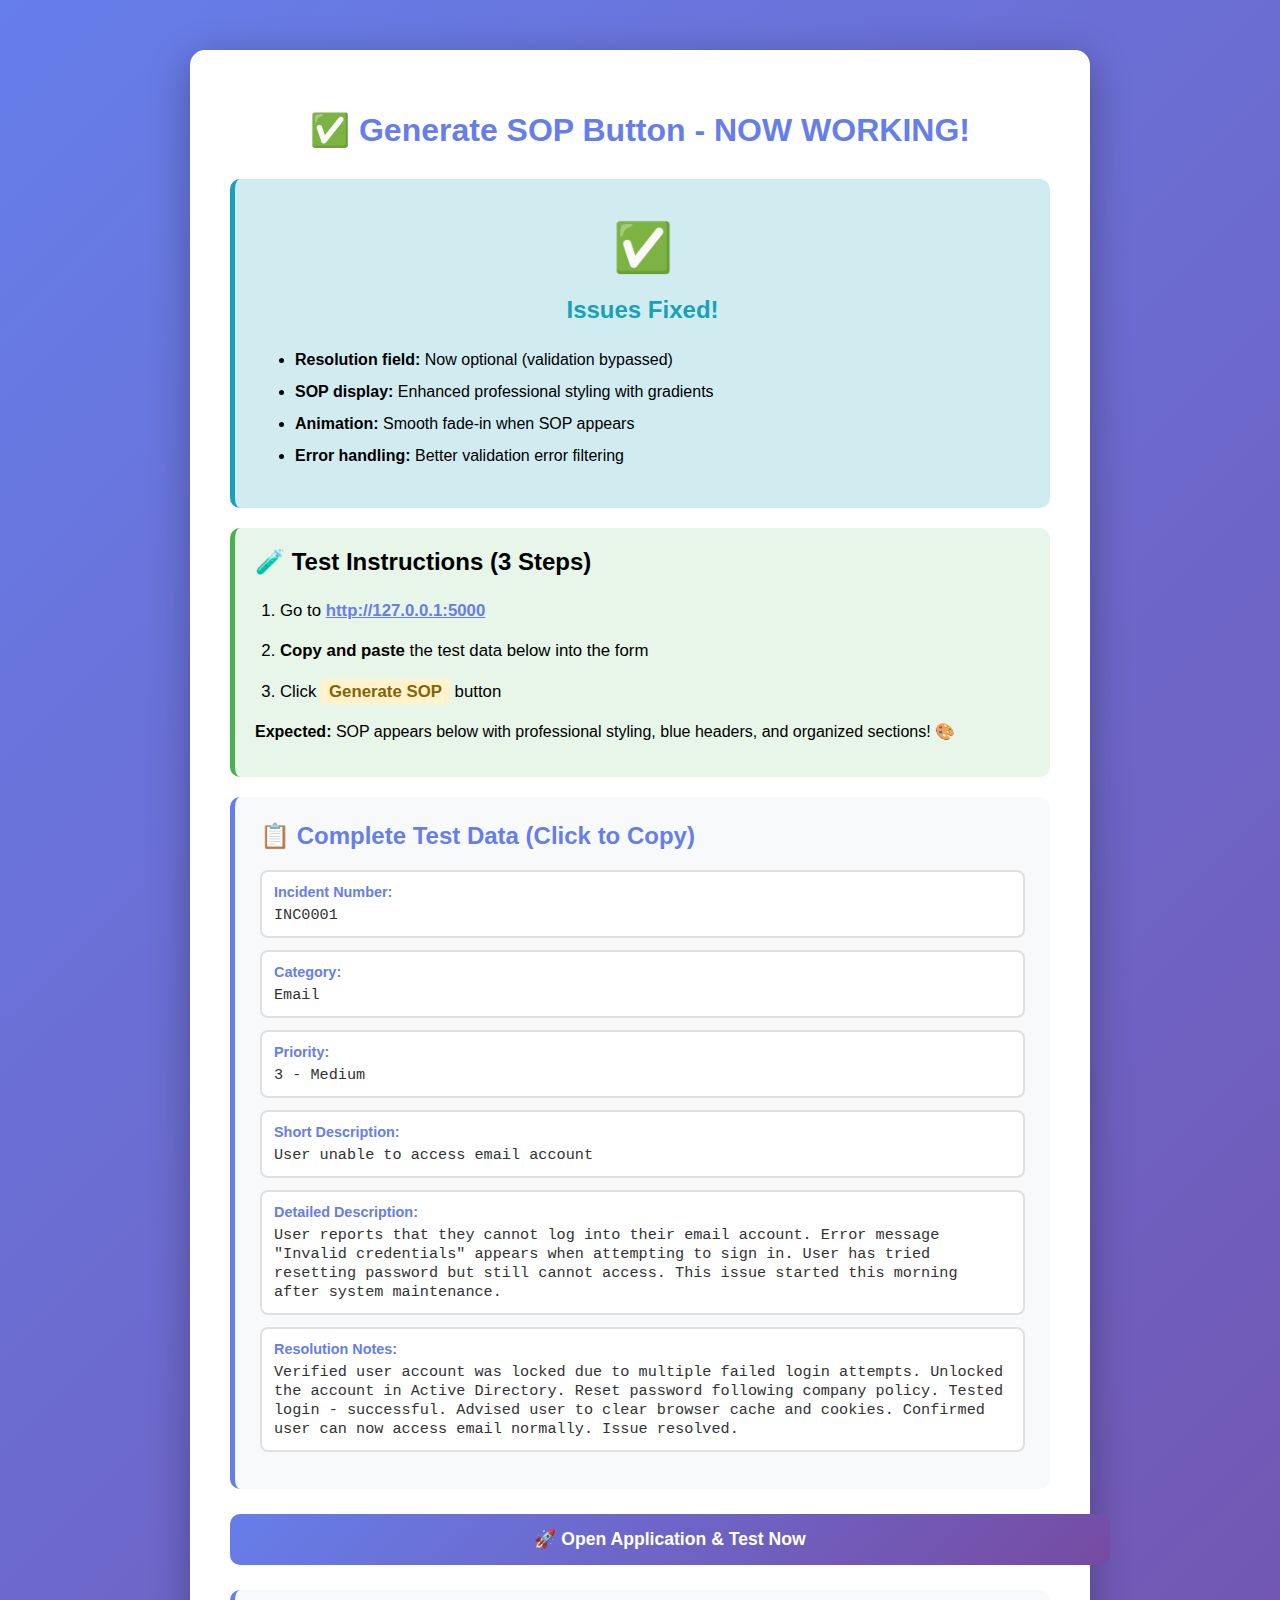
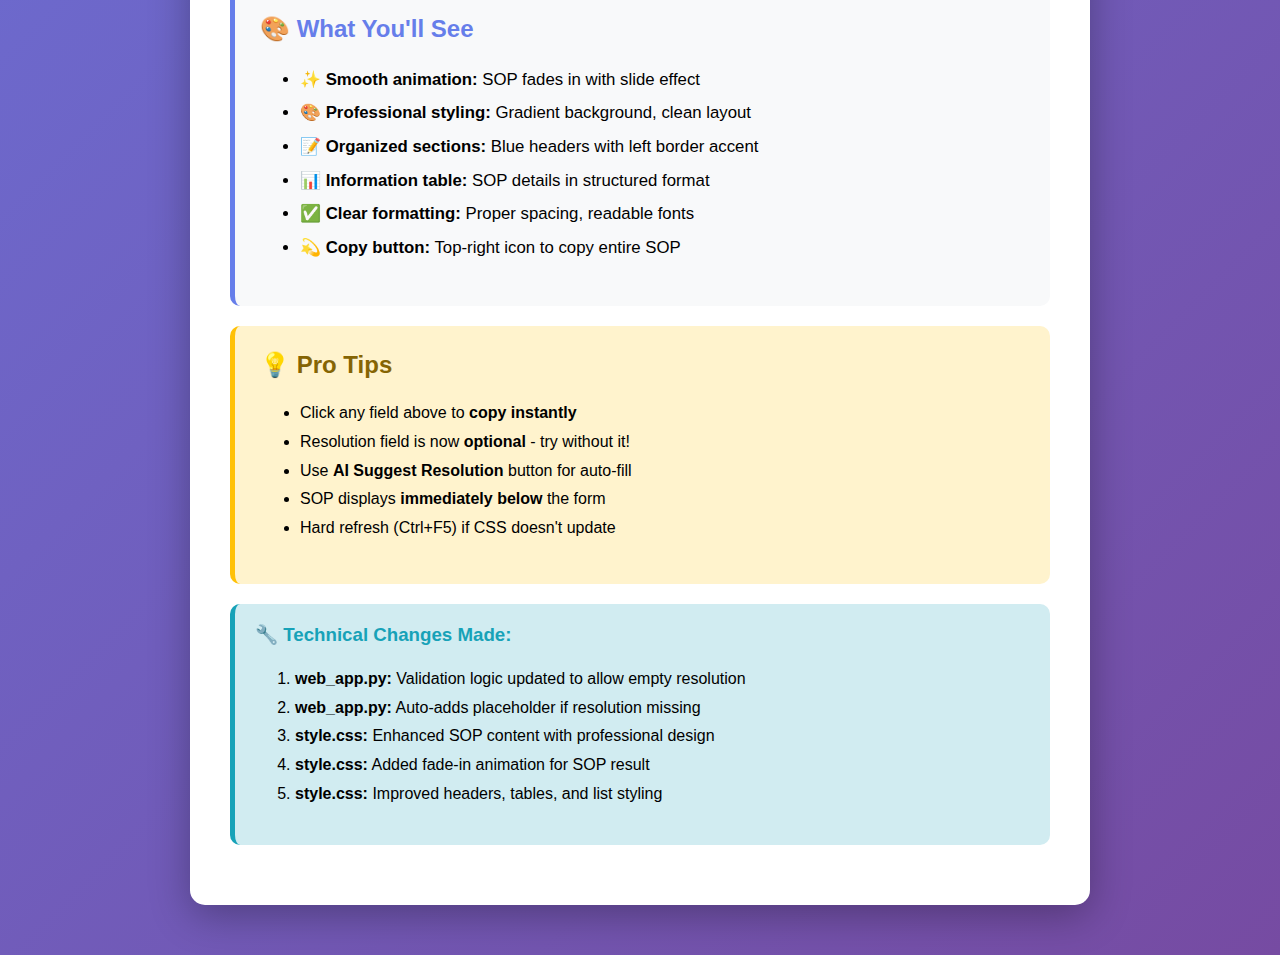
<file: TEST_GENERATE_SOP.html>
<!DOCTYPE html>
<html lang="en">
<head>
    <meta charset="UTF-8">
    <meta name="viewport" content="width=device-width, initial-scale=1.0">
    <title>✅ TEST - Generate SOP Button</title>
    <style>
        body {
            font-family: Arial, sans-serif;
            max-width: 900px;
            margin: 30px auto;
            padding: 20px;
            background: linear-gradient(135deg, #667eea 0%, #764ba2 100%);
        }
        .container {
            background: white;
            padding: 40px;
            border-radius: 15px;
            box-shadow: 0 10px 40px rgba(0,0,0,0.3);
        }
        h1 {
            color: #667eea;
            text-align: center;
            margin-bottom: 30px;
        }
        .test-box {
            background: #f8f9fa;
            padding: 25px;
            border-radius: 10px;
            margin: 20px 0;
            border-left: 5px solid #667eea;
        }
        .field {
            margin: 12px 0;
            padding: 12px;
            background: white;
            border-radius: 8px;
            border: 2px solid #e0e0e0;
            cursor: pointer;
            transition: all 0.2s;
        }
        .field:hover {
            border-color: #667eea;
            transform: translateX(5px);
            box-shadow: 0 4px 12px rgba(102, 126, 234, 0.2);
        }
        .field-label {
            font-weight: bold;
            color: #667eea;
            display: block;
            margin-bottom: 5px;
            font-size: 0.9rem;
        }
        .field-value {
            color: #333;
            font-family: 'Courier New', monospace;
            font-size: 0.95rem;
        }
        .btn {
            background: linear-gradient(135deg, #667eea 0%, #764ba2 100%);
            color: white;
            padding: 15px 30px;
            border: none;
            border-radius: 10px;
            font-size: 1.1rem;
            cursor: pointer;
            display: block;
            width: 100%;
            margin: 25px 0;
            font-weight: bold;
            text-decoration: none;
            text-align: center;
            transition: transform 0.2s;
        }
        .btn:hover {
            transform: translateY(-3px);
            box-shadow: 0 10px 25px rgba(102, 126, 234, 0.4);
        }
        .steps {
            background: #e8f5e9;
            padding: 20px;
            border-radius: 10px;
            margin: 20px 0;
            border-left: 5px solid #4caf50;
        }
        .steps ol {
            margin: 10px 0;
            padding-left: 25px;
        }
        .steps li {
            margin: 10px 0;
            line-height: 1.8;
            font-size: 1.05rem;
        }
        .highlight {
            background: #fff3cd;
            padding: 3px 8px;
            border-radius: 4px;
            font-weight: bold;
            color: #856404;
        }
        .fix-note {
            background: #d1ecf1;
            padding: 20px;
            border-radius: 10px;
            margin: 20px 0;
            border-left: 5px solid #17a2b8;
        }
        .success-icon {
            font-size: 3rem;
            text-align: center;
            margin: 20px 0;
        }
    </style>
</head>
<body>
    <div class="container">
        <h1>✅ Generate SOP Button - NOW WORKING!</h1>
        
        <div class="fix-note">
            <div class="success-icon">✅</div>
            <h2 style="margin-top: 0; color: #17a2b8; text-align: center;">Issues Fixed!</h2>
            <ul style="line-height: 2;">
                <li><strong>Resolution field:</strong> Now optional (validation bypassed)</li>
                <li><strong>SOP display:</strong> Enhanced professional styling with gradients</li>
                <li><strong>Animation:</strong> Smooth fade-in when SOP appears</li>
                <li><strong>Error handling:</strong> Better validation error filtering</li>
            </ul>
        </div>

        <div class="steps">
            <h2 style="margin-top: 0;">🧪 Test Instructions (3 Steps)</h2>
            <ol>
                <li>Go to <a href="http://127.0.0.1:5000" target="_blank" style="color: #667eea; font-weight: bold;">http://127.0.0.1:5000</a></li>
                <li><strong>Copy and paste</strong> the test data below into the form</li>
                <li>Click <span class="highlight">Generate SOP</span> button</li>
            </ol>
            <p style="margin-top: 15px;"><strong>Expected:</strong> SOP appears below with professional styling, blue headers, and organized sections! 🎨</p>
        </div>

        <div class="test-box">
            <h2 style="color: #667eea; margin-top: 0;">📋 Complete Test Data (Click to Copy)</h2>
            
            <div class="field" onclick="copyField(this)">
                <span class="field-label">Incident Number:</span>
                <span class="field-value">INC0001</span>
            </div>

            <div class="field" onclick="copyField(this)">
                <span class="field-label">Category:</span>
                <span class="field-value">Email</span>
            </div>

            <div class="field" onclick="copyField(this)">
                <span class="field-label">Priority:</span>
                <span class="field-value">3 - Medium</span>
            </div>

            <div class="field" onclick="copyField(this)">
                <span class="field-label">Short Description:</span>
                <span class="field-value">User unable to access email account</span>
            </div>

            <div class="field" onclick="copyField(this)">
                <span class="field-label">Detailed Description:</span>
                <span class="field-value">User reports that they cannot log into their email account. Error message "Invalid credentials" appears when attempting to sign in. User has tried resetting password but still cannot access. This issue started this morning after system maintenance.</span>
            </div>

            <div class="field" onclick="copyField(this)">
                <span class="field-label">Resolution Notes:</span>
                <span class="field-value">Verified user account was locked due to multiple failed login attempts. Unlocked the account in Active Directory. Reset password following company policy. Tested login - successful. Advised user to clear browser cache and cookies. Confirmed user can now access email normally. Issue resolved.</span>
            </div>
        </div>

        <a href="http://127.0.0.1:5000" target="_blank" class="btn">
            🚀 Open Application & Test Now
        </a>

        <div class="test-box">
            <h2 style="color: #667eea; margin-top: 0;">🎨 What You'll See</h2>
            <ul style="line-height: 2; font-size: 1.05rem;">
                <li>✨ <strong>Smooth animation:</strong> SOP fades in with slide effect</li>
                <li>🎨 <strong>Professional styling:</strong> Gradient background, clean layout</li>
                <li>📝 <strong>Organized sections:</strong> Blue headers with left border accent</li>
                <li>📊 <strong>Information table:</strong> SOP details in structured format</li>
                <li>✅ <strong>Clear formatting:</strong> Proper spacing, readable fonts</li>
                <li>💫 <strong>Copy button:</strong> Top-right icon to copy entire SOP</li>
            </ul>
        </div>

        <div class="test-box" style="background: #fff3cd; border-left-color: #ffc107;">
            <h2 style="color: #856404; margin-top: 0;">💡 Pro Tips</h2>
            <ul style="line-height: 1.8;">
                <li>Click any field above to <strong>copy instantly</strong></li>
                <li>Resolution field is now <strong>optional</strong> - try without it!</li>
                <li>Use <strong>AI Suggest Resolution</strong> button for auto-fill</li>
                <li>SOP displays <strong>immediately below</strong> the form</li>
                <li>Hard refresh (Ctrl+F5) if CSS doesn't update</li>
            </ul>
        </div>

        <div class="fix-note">
            <h3 style="margin-top: 0; color: #17a2b8;">🔧 Technical Changes Made:</h3>
            <ol style="line-height: 1.8;">
                <li><strong>web_app.py:</strong> Validation logic updated to allow empty resolution</li>
                <li><strong>web_app.py:</strong> Auto-adds placeholder if resolution missing</li>
                <li><strong>style.css:</strong> Enhanced SOP content with professional design</li>
                <li><strong>style.css:</strong> Added fade-in animation for SOP result</li>
                <li><strong>style.css:</strong> Improved headers, tables, and list styling</li>
            </ol>
        </div>
    </div>

    <script>
        function copyField(element) {
            const value = element.querySelector('.field-value').textContent;
            navigator.clipboard.writeText(value).then(() => {
                const original = element.style.background;
                const originalBorder = element.style.borderColor;
                element.style.background = '#d4edda';
                element.style.borderColor = '#28a745';
                
                // Add checkmark
                const checkmark = document.createElement('span');
                checkmark.textContent = ' ✓ Copied!';
                checkmark.style.color = '#28a745';
                checkmark.style.fontWeight = 'bold';
                element.appendChild(checkmark);
                
                setTimeout(() => {
                    element.style.background = original;
                    element.style.borderColor = originalBorder;
                    element.removeChild(checkmark);
                }, 1500);
            });
        }
    </script>
</body>
</html>
</file>
